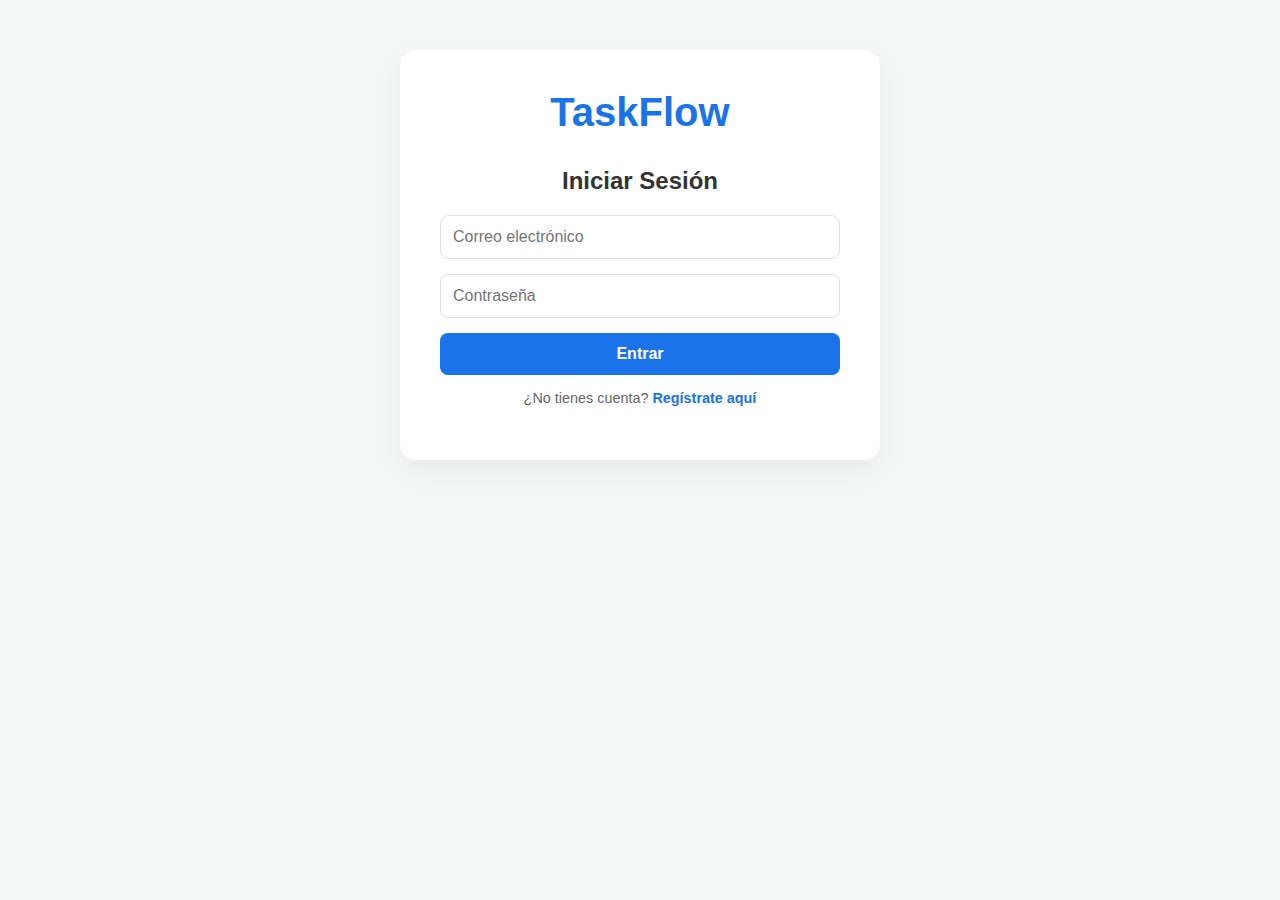
<file: fronthend/pages/index.html>
<!DOCTYPE html>
<html lang="es">
<head>
    <meta charset="UTF-8">
    <title>TaskFlow - Mis Tareas</title>
    <link rel="stylesheet" href="../css/styles.css">
</head>
<body>
    <div class="container">
        <h1>TaskFlow</h1>
        
        <div class="add-task">
            <input type="text" id="titulo-tarea" placeholder="¿Qué hay que hacer?">
            <input type="date" id="fecha-tarea">
            <button onclick="agregarTarea()">Añadir</button>
        </div>

        <ul id="lista-tareas"></ul>
    </div>

    <script src="../js/app.js"></script>
</body>
</html>
</file>
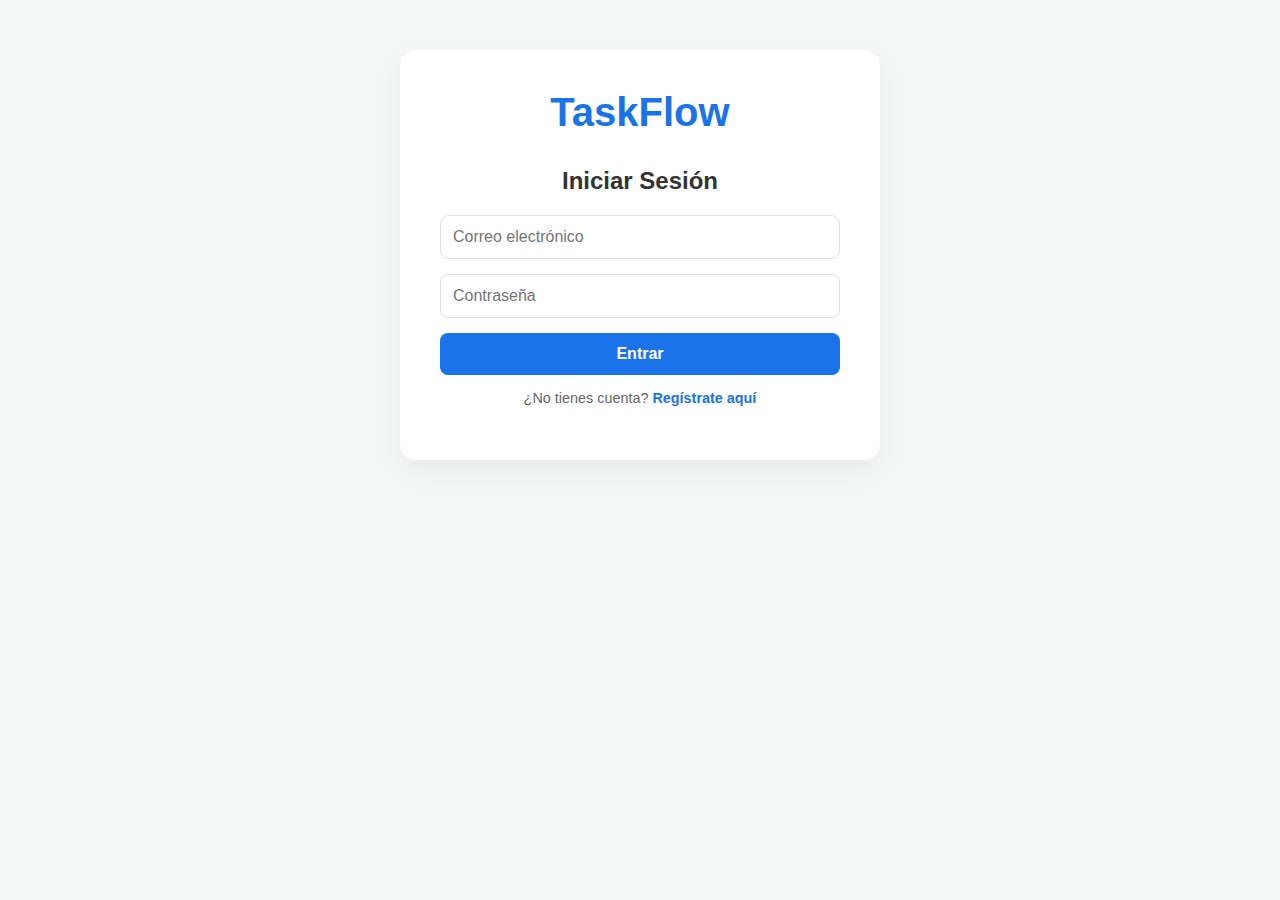
<file: fronthend/pages/login.html>
<!DOCTYPE html>
<html lang="es">
<head>
    <meta charset="UTF-8">
    <title>TaskFlow - Iniciar Sesión</title>
    <link rel="stylesheet" href="../css/styles.css">
</head>
<body>
<div class="auth-container">
        <h1 class="logo">TaskFlow</h1>
        <h2>Iniciar Sesión</h2>
        <form class="auth-form" id="login-form">
            <input type="email" id="email" placeholder="Correo electrónico" required>
            <input type="password" id="password" placeholder="Contraseña" required>
            <button type="submit" class="btn-auth">Entrar</button>
        </form>
        <p class="auth-link">¿No tienes cuenta? <a href="registro.html">Regístrate aquí</a></p>
    </div>

    <script>
        document.getElementById('login-form').addEventListener('submit', async (e) => {
            e.preventDefault();
            const email = document.getElementById('email').value;
            const password = document.getElementById('password').value;

            const res = await fetch ('https://task-flow-lzav.onrender.com/api/login', {
                method: 'POST',
                headers: { 'Content-Type': 'application/json' },
                body: JSON.stringify({ email, password })
            });

            const data = await res.json();

            if (res.ok) {
                // GUARDAMOS EL ID EN EL NAVEGADOR
                localStorage.setItem('usuario_id', data.usuario_id);
                localStorage.setItem('nombre_usuario', data.nombre);
                alert('¡Bienvenido ' + data.nombre + '!');
                window.location.href = 'index.html'; // Nos lleva a las tareas
            } else {
                alert(data.error);
            }
        });
    </script>
</body>
</html>
</file>
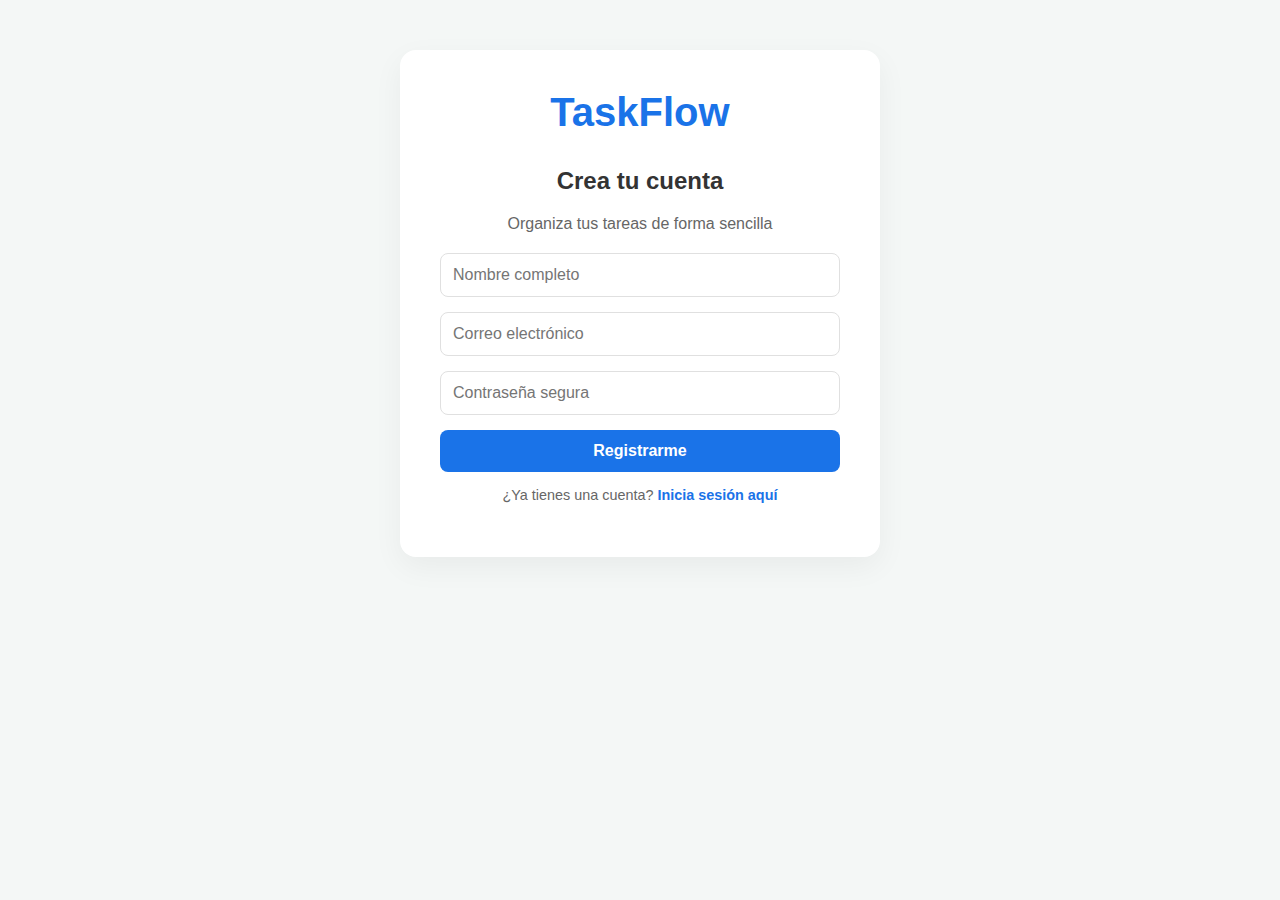
<file: fronthend/pages/registro.html>
<!DOCTYPE html>
<html lang="es">
<head>
    <meta charset="UTF-8">
    <title>TaskFlow - Registro</title>
    <link rel="stylesheet" href="../css/styles.css">
</head>
<body>
<div class="auth-container">
        <h1 class="logo">TaskFlow</h1>
        <h2>Crea tu cuenta</h2>
        <p style="color: var(--text-muted); margin-bottom: 20px;">Organiza tus tareas de forma sencilla</p>
        
        <form class="auth-form" id="registro-form">
            <input type="text" id="nombre" placeholder="Nombre completo" required>
            <input type="email" id="email" placeholder="Correo electrónico" required>
            <input type="password" id="password" placeholder="Contraseña segura" required>
            
            <button type="submit" class="btn-auth">Registrarme</button>
        </form>

        <p class="auth-link">
            ¿Ya tienes una cuenta? <a href="login.html">Inicia sesión aquí</a>
        </p>
    </div>
    <script>
        document.getElementById('registro-form').addEventListener('submit', async (e) => {
    e.preventDefault();
    
    const nombre = document.getElementById('nombre').value;
    const email = document.getElementById('email').value;
    const password = document.getElementById('password').value;

    try {
        const res = await fetch('https://task-flow-lzav.onrender.com/api/register', {
            method: 'POST',
            headers: { 'Content-Type': 'application/json' },
            body: JSON.stringify({ nombre, email, password })
        });

        const data = await res.json();

        if (res.ok) {
            alert('¡Cuenta creada con éxito! Ahora inicia sesión.');
            window.location.href = 'login.html';
        } else {
            alert('Error: ' + (data.error || 'No se pudo registrar'));
        }
    } catch (error) {
        console.error("Error de conexión:", error);
        alert("No se pudo conectar con el servidor. Revisa si Flask está encendido.");
    }
});

    </script>
</body>
</html>
</file>
<file: fronthend/css/styles.css>
/* Variables de color para fácil mantenimiento */
:root {
    --primary: #1a73e8;
    --primary-dark: #1557b0;
    --danger: #ff4d4d;
    --success: #22c55e;
    --bg-body: #f4f7f6;
    --bg-card: #ffffff;
    --text-main: #333;
    --text-muted: #666;
}

body {
    font-family: 'Segoe UI', Roboto, sans-serif;
    background-color: var(--bg-body);
    margin: 0;
    display: flex;
    flex-direction: column;
    align-items: center;
    color: var(--text-main);
}

/* Header Estilizado */
.user-header {
    width: 90%;
    max-width: 800px;
    display: flex;
    justify-content: space-between;
    align-items: center;
    padding: 1rem 0;
    margin-bottom: 10px;
}

#nombre-bienvenida {
    font-size: 1.1rem;
    font-weight: 600;
}

/* Contenedor Principal */
.container {
    background: var(--bg-card);
    padding: 2.5rem;
    border-radius: 16px;
    box-shadow: 0 10px 30px rgba(0,0,0,0.05);
    width: 90%;
    max-width: 500px;
}

.logo {
    color: var(--primary);
    font-size: 2.5rem;
    margin-top: 0;
    margin-bottom: 2rem;
    text-align: center;
}

/* Formulario de añadir tarea */
.add-task-card {
    display: flex;
    flex-direction: column;
    gap: 12px;
    margin-bottom: 30px;
}

.input-group input, .input-group textarea {
    width: 100%;
    padding: 12px;
    border: 1px solid #e0e0e0;
    border-radius: 8px;
    font-size: 1rem;
    box-sizing: border-box;
}

textarea {
    height: 80px;
    resize: none;
    font-family: inherit;
}

.action-group {
    display: flex;
    gap: 10px;
}

.action-group input {
    flex: 2;
}

.btn-add {
    flex: 1;
    background: var(--primary);
    color: white;
    border: none;
    padding: 10px;
    border-radius: 8px;
    font-weight: bold;
    cursor: pointer;
    transition: 0.2s;
}

.btn-add:hover { background: var(--primary-dark); }

/* Lista de Tareas */
ul { list-style: none; padding: 0; margin: 0; }

li {
    background: #fdfdfd;
    border: 1px solid #f0f0f0;
    border-left: 5px solid var(--success); /* El borde verde lateral */
    border-radius: 8px;
    padding: 15px;
    margin-bottom: 15px;
    display: flex;
    justify-content: space-between;
    align-items: flex-start;
    transition: transform 0.2s;
}

li:hover { transform: translateY(-2px); }

.tarea-info {
    display: flex;
    flex-direction: column;
    gap: 5px;
    flex-grow: 1;
}

.tarea-info strong {
    font-size: 1.1rem;
    color: #2c3e50;
}

.desc {
    font-size: 0.9rem;
    color: var(--text-muted);
    margin: 2px 0;
}

.tarea-info small {
    color: var(--text-muted);
    font-size: 0.8rem;
    display: flex;
    align-items: center;
    gap: 5px;
}

/* Botones de acción en la tarea */
.btn-delete {
    background: var(--primary);
    color: white;
    border: none;
    width: 35px;
    height: 35px;
    border-radius: 6px;
    cursor: pointer;
    display: flex;
    align-items: center;
    justify-content: center;
}

/* Estados */
li.completed {
    opacity: 0.7;
    background-color: #f9f9f9;
    border-left-color: #ccc;
}

li.completed strong {
    text-decoration: line-through;
    color: #888;
}

.btn-logout {
    background: var(--danger);
    color: white;
    padding: 6px 15px;
    border-radius: 6px;
    border: none;
    cursor: pointer;
}

/* --- ESTILOS PARA LOGIN Y REGISTRO --- */

.auth-container {
    background: var(--bg-card);
    padding: 2.5rem;
    border-radius: 16px;
    box-shadow: 0 10px 30px rgba(0,0,0,0.05);
    width: 90%;
    max-width: 400px;
    margin: 50px auto; /* Centra el cuadro en la pantalla */
    text-align: center;
}

.auth-form {
    display: flex;
    flex-direction: column;
    gap: 15px;
}

.auth-form input {
    width: 100%;
    padding: 12px;
    border: 1px solid #e0e0e0;
    border-radius: 8px;
    font-size: 1rem;
    box-sizing: border-box;
}

.btn-auth {
    background: var(--primary);
    color: white;
    border: none;
    padding: 12px;
    border-radius: 8px;
    font-weight: bold;
    font-size: 1rem;
    cursor: pointer;
    transition: 0.3s;
}

.btn-auth:hover {
    background: var(--primary-dark);
}

.auth-link {
    margin-top: 15px;
    font-size: 0.9rem;
    color: var(--text-muted);
}

.auth-link a {
    color: var(--primary);
    text-decoration: none;
    font-weight: bold;
}
.auth-page {
    display: flex;
    justify-content: center;
    align-items: center;
    min-height: 100vh; /* Ocupa todo el alto de la pantalla */
    margin: 0;
    background-color: var(--bg-body);
}
</file>
